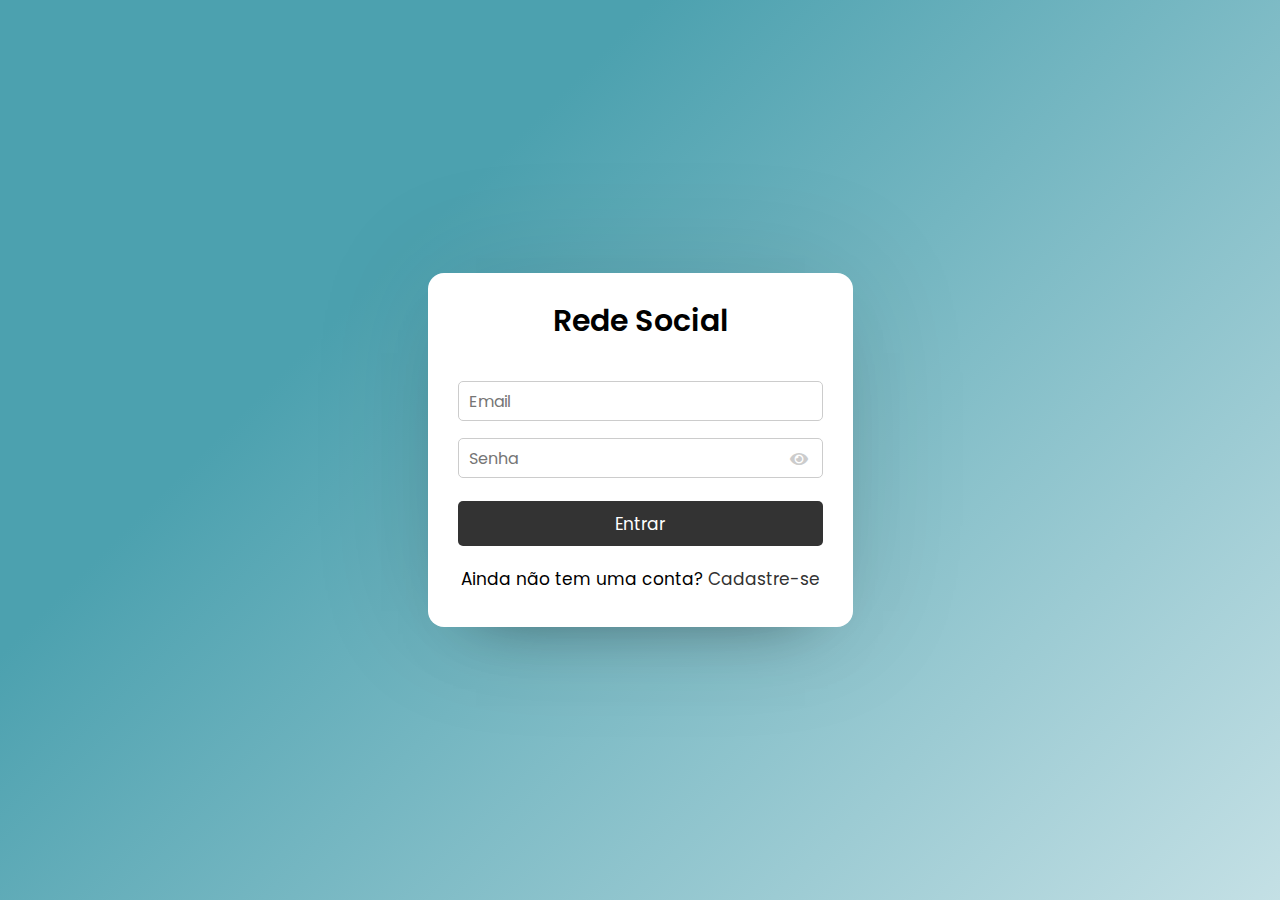
<file: index.html>
<!DOCTYPE html>
<html lang="pt-br">
    <head>
        <meta charset="UTF-8">
        <meta name="viewport" content="width=device-width, initial-scale=1.0">
        <meta http-equiv="X-UA-Compatible" content="ie=edge">
        <title>Rede Social | TCC Grupo 8</title>
        <link rel="stylesheet" href="style.css">
        <link rel="stylesheet" href="https://cdnjs.cloudflare.com/ajax/libs/font-awesome/5.15.2/css/all.min.css">
    </head>
    <body>
        <div class="wrapper">
            <section class="form login">
                <header>Rede Social</header>
                <form action="#" method="POST" enctype="multipart/form-data" autocomplete="off">
                    <div class="error-text"></div>
                    <div class="field input">
                        <label></label>
                        <input type="text" name="email" placeholder="Email" required>
                    </div>
                    <div class="field input">
                        <label></label>
                        <input type="password" name="password" placeholder="Senha" required>
                        <i class="fas fa-eye"></i>
                    </div>
                    <div class="field button">
                    <input type="submit" name="submit" value="Entrar">
                    </div>
                </form>
                <div class="link">Ainda não tem uma conta? <a href="signup.html">Cadastre-se</a></div>
            </section>
        </div>

        <script src="javascript/pass-show-hide.js"></script>
    </body>
</html>
</file>
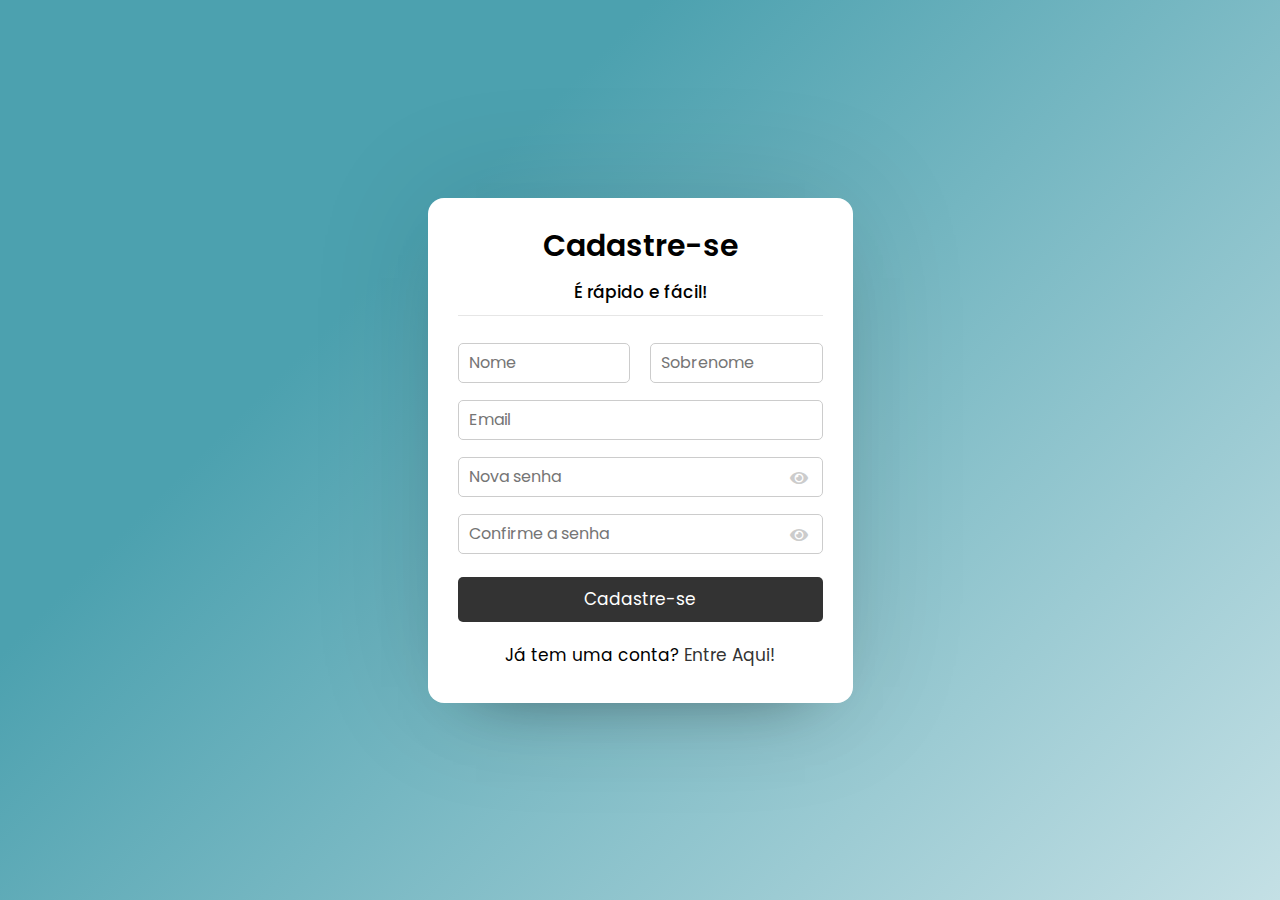
<file: signup.html>
<!DOCTYPE html>
<html lang="pt-br">
  <head>
    <meta charset="UTF-8">
    <meta name="viewport" content="width=device-width, initial-scale=1.0">
    <meta http-equiv="X-UA-Compatible" content="ie=edge">
    <title>Rede Social | TCC Grupo 8</title>
    <link rel="stylesheet" href="style.css">
    <link rel="stylesheet" href="https://cdnjs.cloudflare.com/ajax/libs/font-awesome/5.15.2/css/all.min.css">
  </head>
  <body>
    <div class="wrapper">
      <section class="form signup">
        <header>Cadastre-se</header>
        <h1>É rápido e fácil!</h1>
        <form action="#" method="POST" enctype="multipart/form-data" autocomplete="off">
          <div class="error-text"></div>
          <div class="name-details">
            <div class="field input">
              <label></label>
              <input type="text" name="fname" placeholder="Nome" required>
            </div>
            <div class="field input">
              <label></label>
              <input type="text" name="lname" placeholder="Sobrenome" required>
            </div>
          </div>
          <div class="field input">
            <label></label>
            <input type="text" name="email" placeholder="Email" required>
          </div>
          <div class="field input">
            <label></label>
            <input type="password" name="password" placeholder="Nova senha" required id="password">
            <i class="fas fa-eye"></i>
          </div>

          <div class="field input">
            <label></label>
            <input type="password" name="password" placeholder="Confirme a senha" required id="confirm_password">
            <i class="fas fa-eye"></i>
          </div>

          <div class="field button">
            <input type="submit" name="submit" value="Cadastre-se">
          </div>
        </form>
        <div class="link">Já tem uma conta? <a href="index.html">Entre Aqui!</a></div>
      </section>
    </div>

    <script src="javascript/pass-show-hide.js"></script>
    <script src="javascript/signup.js"></script>
    <script src="javascript/confirm-password.js"></script>
  </body>
</html>
</file>
<file: style.css>
@import url('https://fonts.googleapis.com/css2?family=Poppins:wght@200;300;400;500;600;700&display=swap');
*{
  margin: 0;
  padding: 0;
  box-sizing: border-box;
  text-decoration: none;
  font-family: 'Poppins', sans-serif;
}

body{
  display: flex;
  align-items: center;
  justify-content: center;
  min-height: 100vh;
  background: linear-gradient(135deg, #4CA1AF 30%, #C4E0E5); /* #f7f7f7 */
  padding: 0 10px;
}

/* Inicio da nav bar na tela de feed - testes */
nav{
  position: fixed;
  top: 0;
  left: 0;
  width: 100%;
  height: 100%;
  height: 70px;
  background: #fff;
  box-shadow: 0 1px 2px rgba(0, 0, 0, 0.2);
  z-index: 99;
}
nav .navbar{
  height: 100%;
  max-width: 1250px;
  width: 100%;
  display: flex;
  align-items: center;
  justify-content: space-between;
  margin: auto;
  /* background: red; */
  padding: 0 50px;
}
.navbar .logo a{
  font-size: 30px;
  color: #4CA1AF;
  text-decoration: none;
  font-weight: 600;
}
nav .navbar .nav-links{
  line-height: 70px;
  height: 100%;
}
nav .navbar .links{
  display: flex;
}
nav .navbar .links li{
  position: relative;
  display: flex;
  align-items: center;
  justify-content: space-between;
  list-style: none;
  padding: 0 14px;
}
nav .navbar .links li a{
  height: 100%;
  text-decoration: none;
  white-space: nowrap;
  color: #4CA1AF;
  font-size: 15px;
  font-weight: 500;
}

/* barra de pesquisa */
.navbar .search{
  margin: 20px 0;
  display: flex;
  position: relative;
  align-items: center;
  justify-content: space-between;
}

.navbar .search .text{
  font-size: 18px;
}

.navbar .search input{
  position: relative;
  height: 42px;
  width: calc(100% - 20px);
  font-size: 16px;
  padding: 0 15px;
  border: 1px solid rgba(51, 51, 51, 0.562);
  outline: none;
  border-radius: 5px 0 0 5px;
}

.navbar .search button{
  position: relative;
  z-index: 1;
  width: 47px;
  height: 42px;
  font-size: 17px;
  cursor: pointer;
  border: none;
  background: #4CA1AF;
  color: #fff;
  outline: none;
  border-radius: 0 5px 5px 0;
  
}
/* Fim da nav bar na tela de feed - testes */

.wrapper{
  background: #fff;
  max-width: 425px;
  width: 100%;
  border-radius: 16px;
  box-shadow: 0 0 128px 0 rgba(0,0,0,0.1),
              0 32px 64px -48px rgba(0,0,0,0.5);
}

/* Inicio da Tela de Login e Registro */
.form{
  padding: 25px 30px;
}
.form header{
  font-size: 30px;
  font-weight: 600;
  text-align: center;
  padding-bottom: 10px;
  /*border-bottom: 1px solid #e6e6e6;*/
}
.form h1{
  font-size: 17px;
  font-weight: 500;
  text-align: center;
  padding-bottom: 10px;
  border-bottom: 1px solid #e6e6e6;
}
.form form{
  margin: 20px 0;
}
.form form .error-text{
  color: #721c24;
  padding: 8px 10px;
  text-align: center;
  border-radius: 5px;
  background: #f8d7da;
  border: 1px solid #f5c6cb;
  margin-bottom: 10px;
  display: none;
}
.form form .name-details{
  display: flex;
}
.form .name-details .field:first-child{
  margin-right: 10px;
}
.form .name-details .field:last-child{
  margin-left: 10px;
}
.form form .field{
  display: flex;
  margin-bottom: 10px;
  flex-direction: column;
  position: relative;
}

/* Nome em cima da caixa de 
input (field input/label)*/

.form form .field label{
  margin-bottom: 7px;
}
.form form .input input{
  height: 40px;
  width: 100%;
  font-size: 16px;
  padding: 0 10px;
  border-radius: 5px;
  border: 1px solid #ccc;
}
.form form .field input{
  outline: none;
}
.form form .image input{
  font-size: 17px;
}
.form form .button input{
  height: 45px;
  border: none;
  color: #fff;
  font-size: 17px;
  background: #333; /* !!! */
  border-radius: 5px;
  cursor: pointer;
  margin-top: 13px;
}
.form form .field i{
  position: absolute;
  right: 15px;
  top: 60%;
  color: #ccc;
  cursor: pointer;
  transform: translateY(-50%);
}
.form form .field i.active::before{
  color: #333;
  content: "\f070";
}
.form .link{
  text-align: center;
  margin: 10px 0;
  font-size: 17px;
}
.form .link a{
  color: #333;
}
.form .link a:hover{
  text-decoration: underline;
}

/* Iniciando a tela do usuario para testes */
.users{
  padding: 25px 30px;
}
.users header{
  display: flex;
  align-items: center;
  padding-bottom: 20px;
  border-bottom: 1px solid #e6e6e6;
  justify-content: space-between;
}
.wrapper img{
  object-fit: cover;
  border-radius: 50%;
}
.users header img{
  height: 50px;
  width: 50px;
}
:is(.users) .content{
  display: flex;
  align-items: center;
}
:is(.users) .content .details{
  color: #000;
  margin-left: 20px;
}
:is(.users) .details span{
  font-size: 18px;
  font-weight: 500;
}
.users header .logout{
  display: block;
  background: #333; /* !!! */
  color: #fff;
  outline: none;
  border: none;
  padding: 7px 15px;
  text-decoration: none;
  border-radius: 5px;
  font-size: 17px;
}

/* Inicio do CSS de Responsividade */
@media screen and (max-width: 450px) {
  .form, .users{
    padding: 20px;
  }
  .form header{
    text-align: center;
  }
  .form form .name-details{
    flex-direction: column;
  }
  .form .name-details .field:first-child{
    margin-right: 0px;
  }
  .form .name-details .field:last-child{
    margin-left: 0px;
  }

  .users header img{
    height: 45px;
    width: 45px;
  }
  .users header .logout{
    padding: 6px 10px;
    font-size: 16px;
  }
  :is(.users, .users-list) .content .details{
    margin-left: 15px;
  }

  .users-list a{
    padding-right: 10px;
  }

  .chat-area header{
    padding: 15px 20px;
  }
  .chat-box{
    min-height: 400px;
    padding: 10px 15px 15px 20px;
  }
  .chat-box .chat p{
    font-size: 15px;
  }
  .chat-box .outogoing .details{
    max-width: 230px;
  }
  .chat-box .incoming .details{
    max-width: 265px;
  }
  .incoming .details img{
    height: 30px;
    width: 30px;
  }
  .chat-area form{
    padding: 20px;
  }
  .chat-area form input{
    height: 40px;
    width: calc(100% - 48px);
  }
  .chat-area form button{
    width: 45px;
  }
}
</file>
